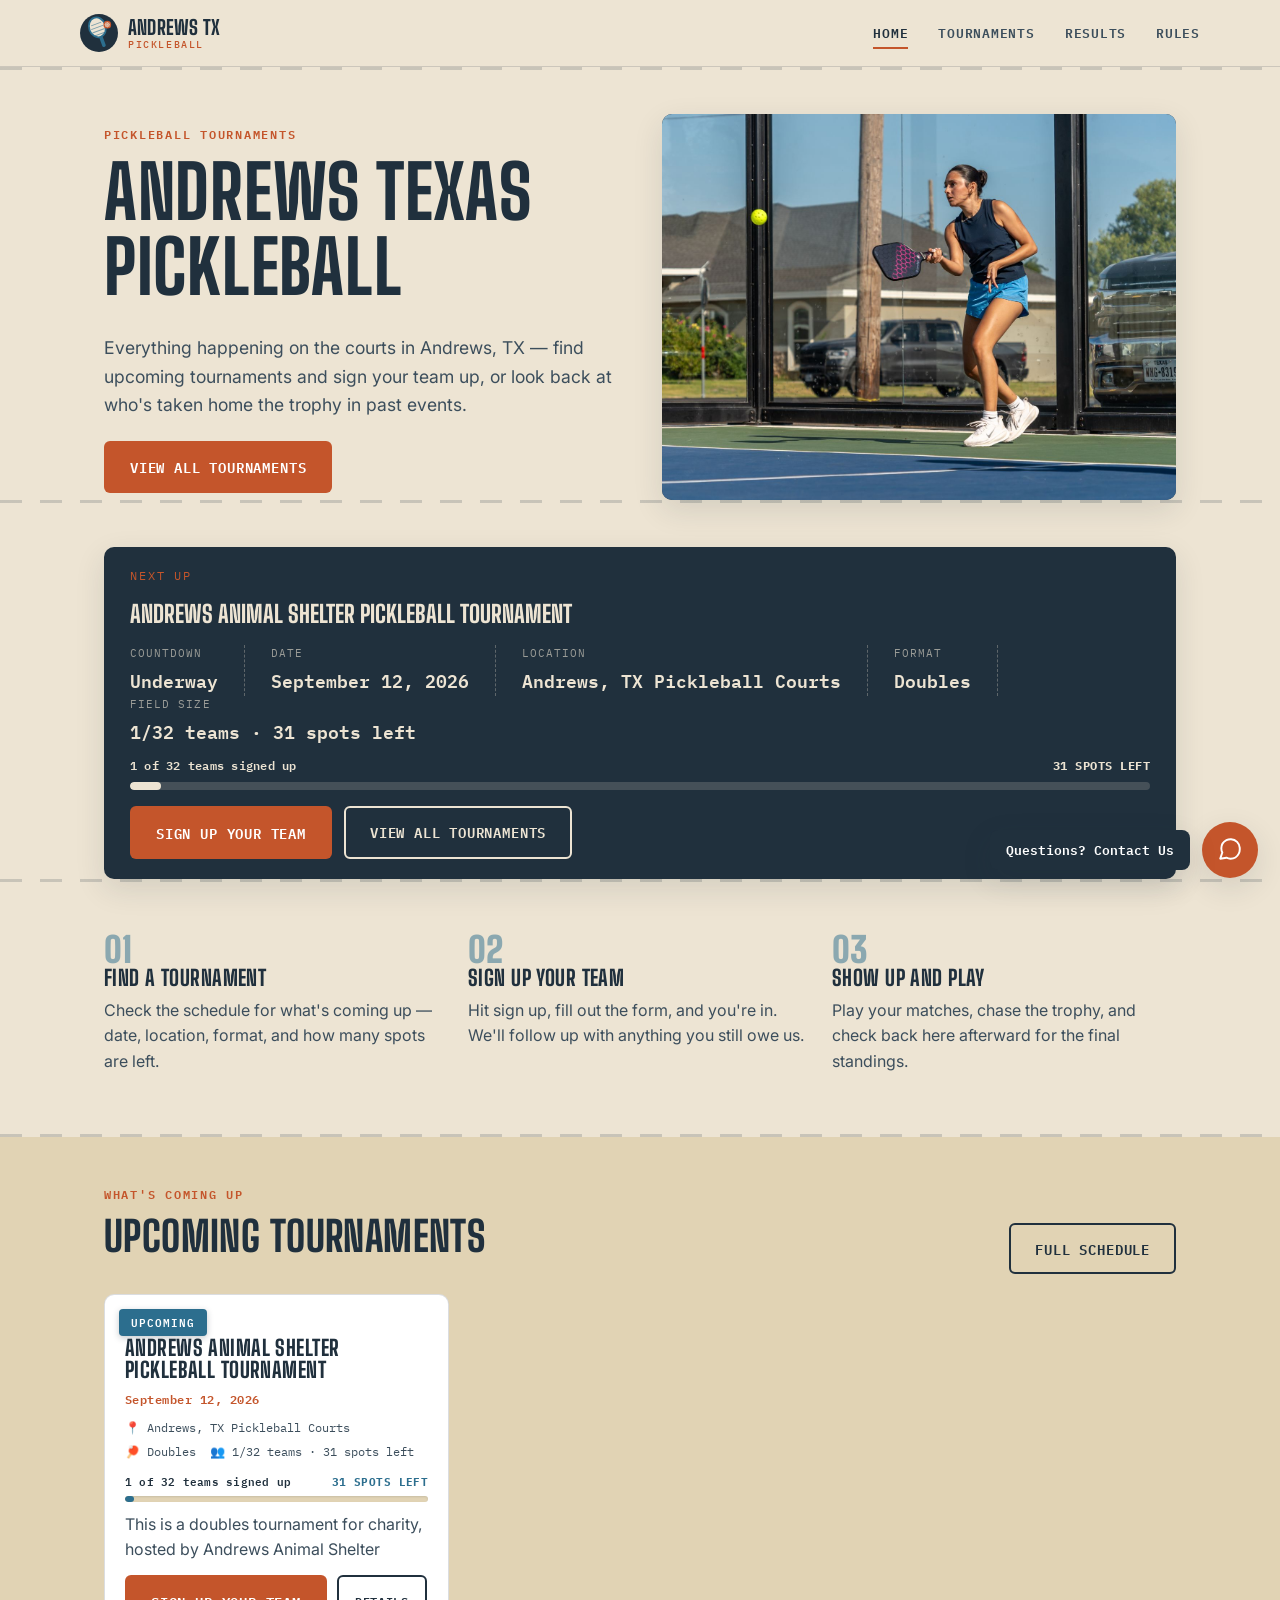
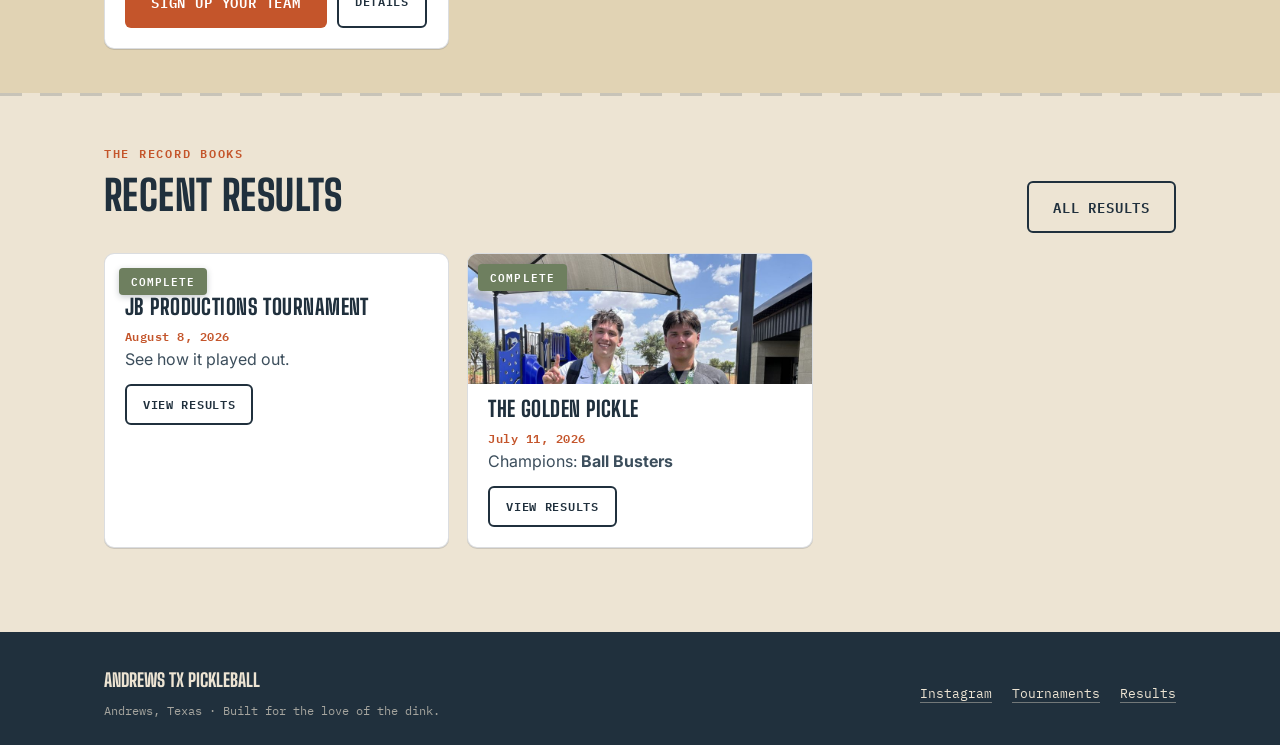
<file: index.html>
<!DOCTYPE html>
<html lang="en">
<head>
<meta charset="UTF-8">
<meta name="viewport" content="width=device-width, initial-scale=1.0">
<title>Andrews TX Pickleball — Tournament Hub</title>
<meta name="description" content="The home for pickleball tournaments in Andrews, Texas. See what's coming up, sign your team up, and browse results from past tournaments.">
<link rel="icon" href="assets/img/logo.svg" type="image/svg+xml">
<link rel="stylesheet" href="assets/css/style.css">
</head>
<body data-page="home">

<header class="site-header">
  <div class="wrap nav">
    <a class="brand" href="index.html">
      <img src="assets/img/logo.svg" alt="">
      <span class="brand-text">Andrews TX<small>Pickleball</small></span>
    </a>
    <button class="nav-toggle" aria-label="Toggle menu" aria-expanded="false"><span></span></button>
    <ul class="nav-links">
      <li><a href="index.html" aria-current="page">Home</a></li>
      <li><a href="tournaments.html">Tournaments</a></li>
      <li><a href="results.html">Results</a></li>
      <li><a href="rules.html">Rules</a></li>
    </ul>
  </div>
</header>

<div class="court-divider"></div>

<section class="hero">
  <div class="wrap hero-grid">
    <div class="hero-inner">
      <span class="eyebrow">Pickleball Tournaments</span>
      <h1>Andrews Texas Pickleball</h1>
      <p class="hero-sub">Everything happening on the courts in Andrews, TX — find upcoming tournaments and sign your team up, or look back at who's taken home the trophy in past events.</p>
      <div class="hero-ctas">
        <a class="btn btn-primary" href="tournaments.html">View All Tournaments</a>
      </div>
    </div>

    <div class="hero-photo" id="hero-photo-mount">
      <!-- filled by main.js -->
    </div>
  </div>
</section>

<div class="court-divider"></div>

<section class="section" style="padding-bottom: 0;">
  <div class="wrap">
    <div class="scoreboard" id="scoreboard-mount">
      <!-- filled by main.js -->
    </div>
  </div>
</section>

<div class="court-divider"></div>

<section class="section">
  <div class="wrap">
    <div class="steps">
      <div>
        <div class="step-num">01</div>
        <h3>Find a tournament</h3>
        <p>Check the schedule for what's coming up — date, location, format, and how many spots are left.</p>
      </div>
      <div>
        <div class="step-num">02</div>
        <h3>Sign up your team</h3>
        <p>Hit sign up, fill out the form, and you're in. We'll follow up with anything you still owe us.</p>
      </div>
      <div>
        <div class="step-num">03</div>
        <h3>Show up and play</h3>
        <p>Play your matches, chase the trophy, and check back here afterward for the final standings.</p>
      </div>
    </div>
  </div>
</section>

<div class="court-divider"></div>

<section class="section section-alt">
  <div class="wrap">
    <div class="section-head">
      <div>
        <span class="eyebrow">What's Coming Up</span>
        <h2>Upcoming Tournaments</h2>
      </div>
      <a class="btn btn-outline" href="tournaments.html">Full Schedule</a>
    </div>
    <div class="card-grid" id="upcoming-preview"></div>
    <div class="empty-state" id="upcoming-empty" style="display:none;">
      <strong>Nothing on the calendar yet</strong>
      No tournaments are scheduled right now — follow us on Instagram and we'll post the next one first.
    </div>
  </div>
</section>

<div class="court-divider"></div>

<section class="section">
  <div class="wrap">
    <div class="section-head">
      <div>
        <span class="eyebrow">The Record Books</span>
        <h2>Recent Results</h2>
      </div>
      <a class="btn btn-outline" href="results.html">All Results</a>
    </div>
    <div class="card-grid" id="results-preview"></div>
    <div class="empty-state" id="results-empty" style="display:none;">
      <strong>No tournaments finished yet</strong>
      Once the first one wraps up, the results will show up right here.
    </div>
  </div>
</section>

<footer class="site-footer">
  <div class="wrap footer-inner">
    <div>
      <div class="footer-brand">Andrews TX Pickleball</div>
      <div class="footer-meta">Andrews, Texas · Built for the love of the dink.</div>
    </div>
    <ul class="footer-links">
      <li><a href="https://www.instagram.com/andrewstxpickleball/" target="_blank" rel="noopener">Instagram</a></li>
      <li><a href="tournaments.html">Tournaments</a></li>
      <li><a href="results.html">Results</a></li>
    </ul>
  </div>
</footer>

<a class="contact-fab" href="https://www.instagram.com/andrewstxpickleball/" target="_blank" rel="noopener" aria-label="Questions? Contact us on Instagram">
  <span class="contact-fab-bubble">Questions? Contact Us</span>
  <span class="contact-fab-circle">
    <svg viewBox="0 0 24 24" fill="none" xmlns="http://www.w3.org/2000/svg" aria-hidden="true">
      <path d="M21 11.5a8.38 8.38 0 0 1-.9 3.8 8.5 8.5 0 0 1-7.6 4.7 8.38 8.38 0 0 1-3.8-.9L3 20l1.9-5.7a8.38 8.38 0 0 1-.9-3.8 8.5 8.5 0 0 1 4.7-7.6 8.38 8.38 0 0 1 3.8-.9h.5a8.48 8.48 0 0 1 8 8v.5z" stroke="currentColor" stroke-width="1.8" stroke-linecap="round" stroke-linejoin="round"/>
    </svg>
  </span>
</a>

<script src="assets/js/data.js"></script>
<script src="assets/js/main.js"></script>
</body>
</html>
</file>
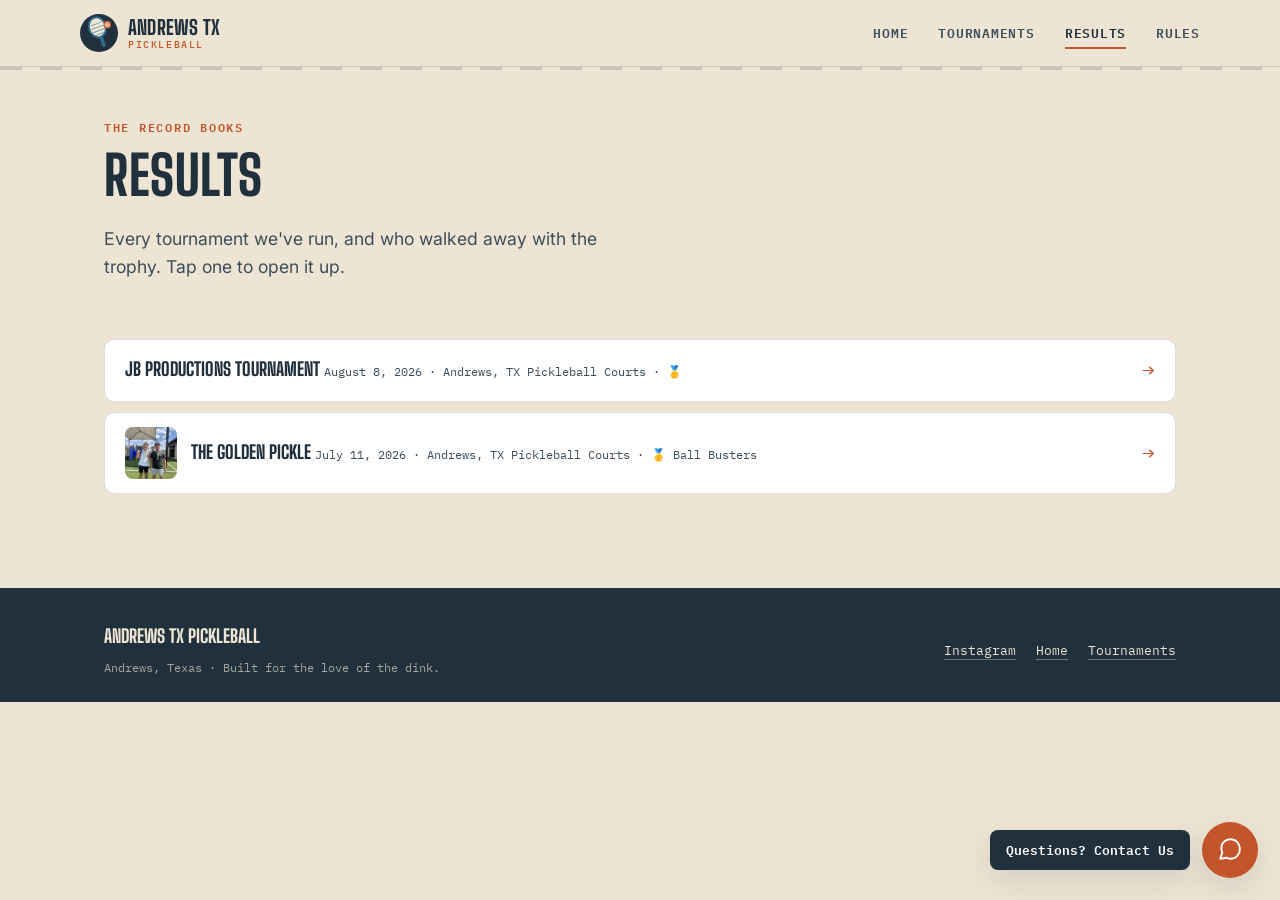
<file: results.html>
<!DOCTYPE html>
<html lang="en">
<head>
<meta charset="UTF-8">
<meta name="viewport" content="width=device-width, initial-scale=1.0">
<title>Results — Andrews TX Pickleball</title>
<meta name="description" content="Results and champions from past Andrews, Texas pickleball tournaments.">
<link rel="icon" href="assets/img/logo.svg" type="image/svg+xml">
<link rel="stylesheet" href="assets/css/style.css">
</head>
<body data-page="results">

<header class="site-header">
  <div class="wrap nav">
    <a class="brand" href="index.html">
      <img src="assets/img/logo.svg" alt="">
      <span class="brand-text">Andrews TX<small>Pickleball</small></span>
    </a>
    <button class="nav-toggle" aria-label="Toggle menu" aria-expanded="false"><span></span></button>
    <ul class="nav-links">
      <li><a href="index.html">Home</a></li>
      <li><a href="tournaments.html">Tournaments</a></li>
      <li><a href="results.html" aria-current="page">Results</a></li>
      <li><a href="rules.html">Rules</a></li>
    </ul>
  </div>
</header>

<div class="court-divider"></div>

<section class="hero" style="padding-bottom:20px;">
  <div class="wrap">
    <span class="eyebrow">The Record Books</span>
    <h1 style="font-size:clamp(2.2rem,5vw,3.4rem);">Results</h1>
    <p class="hero-sub">Every tournament we've run, and who walked away with the trophy. Tap one to open it up.</p>
  </div>
</section>

<section class="section" style="padding-top:20px;">
  <div class="wrap">
    <div id="results-list"></div>
    <div class="empty-state" id="results-empty" style="display:none;">
      <strong>No results yet</strong>
      Nobody has finished a tournament yet — once one wraps up, the standings will show up here.
    </div>
  </div>
</section>

<footer class="site-footer">
  <div class="wrap footer-inner">
    <div>
      <div class="footer-brand">Andrews TX Pickleball</div>
      <div class="footer-meta">Andrews, Texas · Built for the love of the dink.</div>
    </div>
    <ul class="footer-links">
      <li><a href="https://www.instagram.com/andrewstxpickleball/" target="_blank" rel="noopener">Instagram</a></li>
      <li><a href="index.html">Home</a></li>
      <li><a href="tournaments.html">Tournaments</a></li>
    </ul>
  </div>
</footer>

<a class="contact-fab" href="https://www.instagram.com/andrewstxpickleball/" target="_blank" rel="noopener" aria-label="Questions? Contact us on Instagram">
  <span class="contact-fab-bubble">Questions? Contact Us</span>
  <span class="contact-fab-circle">
    <svg viewBox="0 0 24 24" fill="none" xmlns="http://www.w3.org/2000/svg" aria-hidden="true">
      <path d="M21 11.5a8.38 8.38 0 0 1-.9 3.8 8.5 8.5 0 0 1-7.6 4.7 8.38 8.38 0 0 1-3.8-.9L3 20l1.9-5.7a8.38 8.38 0 0 1-.9-3.8 8.5 8.5 0 0 1 4.7-7.6 8.38 8.38 0 0 1 3.8-.9h.5a8.48 8.48 0 0 1 8 8v.5z" stroke="currentColor" stroke-width="1.8" stroke-linecap="round" stroke-linejoin="round"/>
    </svg>
  </span>
</a>

<script src="assets/js/data.js"></script>
<script src="assets/js/main.js"></script>
</body>
</html>
</file>
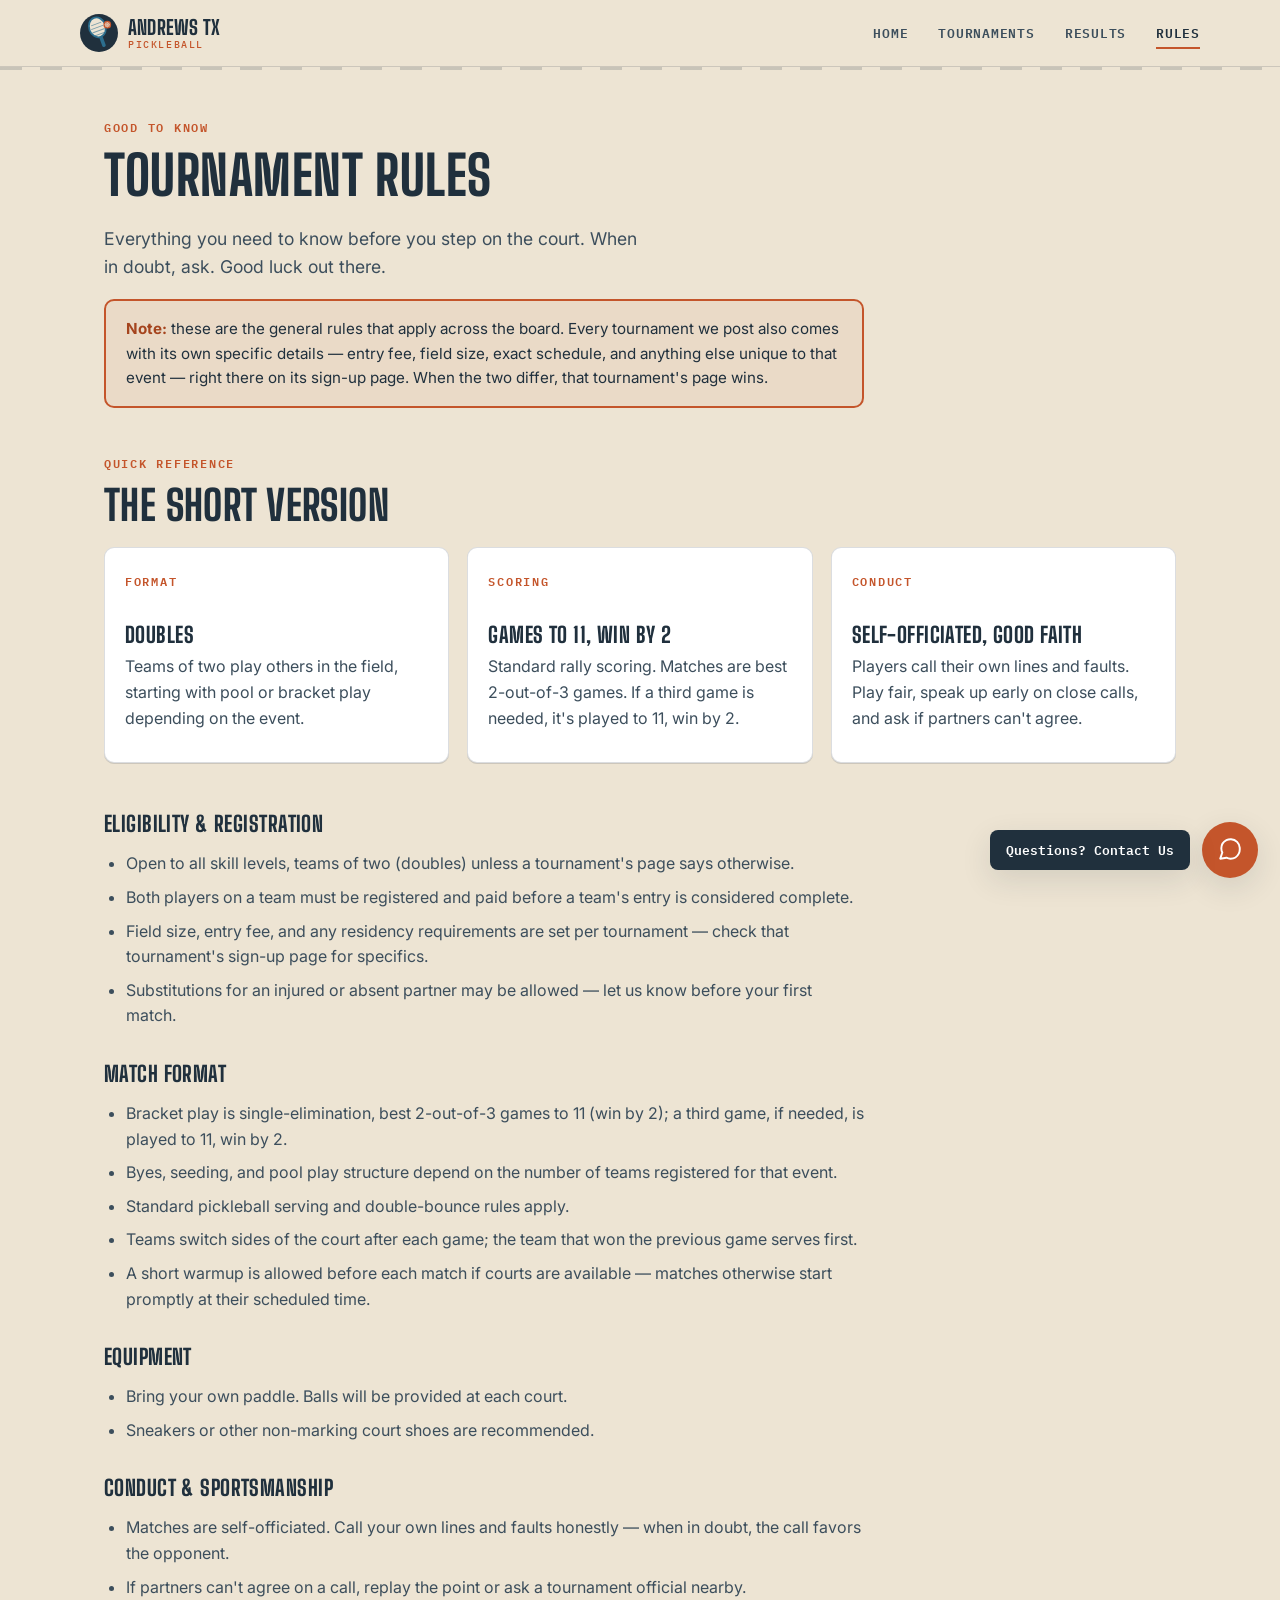
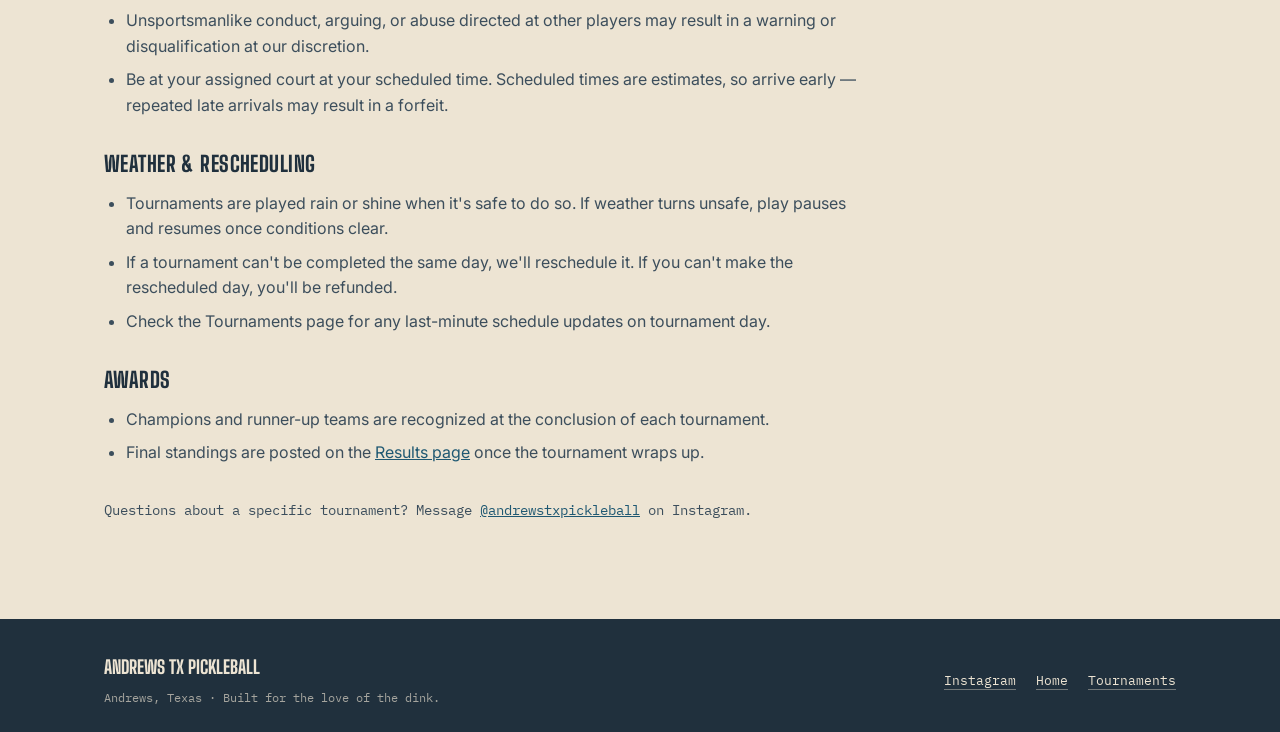
<file: rules.html>
<!DOCTYPE html>
<html lang="en">
<head>
<meta charset="UTF-8">
<meta name="viewport" content="width=device-width, initial-scale=1.0">
<title>Rules — Andrews TX Pickleball</title>
<meta name="description" content="General rules and format for Andrews, Texas pickleball tournaments.">
<link rel="icon" href="assets/img/logo.svg" type="image/svg+xml">
<link rel="stylesheet" href="assets/css/style.css">
</head>
<body data-page="rules">

<header class="site-header">
  <div class="wrap nav">
    <a class="brand" href="index.html">
      <img src="assets/img/logo.svg" alt="">
      <span class="brand-text">Andrews TX<small>Pickleball</small></span>
    </a>
    <button class="nav-toggle" aria-label="Toggle menu" aria-expanded="false"><span></span></button>
    <ul class="nav-links">
      <li><a href="index.html">Home</a></li>
      <li><a href="tournaments.html">Tournaments</a></li>
      <li><a href="results.html">Results</a></li>
      <li><a href="rules.html" aria-current="page">Rules</a></li>
    </ul>
  </div>
</header>

<div class="court-divider"></div>

<section class="hero" style="padding-bottom:0;">
  <div class="wrap">
    <span class="eyebrow">Good To Know</span>
    <h1 style="font-size:clamp(2.2rem,5vw,3.4rem);">Tournament Rules</h1>
    <p class="hero-sub">Everything you need to know before you step on the court. When in doubt, ask. Good luck out there.</p>

    <div class="callout">
      <p><strong>Note:</strong> these are the general rules that apply across the board. Every tournament we post also comes with its own specific details — entry fee, field size, exact schedule, and anything else unique to that event — right there on its sign-up page. When the two differ, that tournament's page wins.</p>
    </div>
  </div>
</section>

<section class="section" style="padding-top:10px;">
  <div class="wrap">

    <span class="eyebrow">Quick Reference</span>
    <h2 style="margin-bottom:20px;">The Short Version</h2>
    <div class="card-grid" style="margin-bottom:50px;">
      <div class="card">
        <span class="eyebrow">Format</span>
        <h3>Doubles</h3>
        <p>Teams of two play others in the field, starting with pool or bracket play depending on the event.</p>
      </div>
      <div class="card">
        <span class="eyebrow">Scoring</span>
        <h3>Games to 11, Win by 2</h3>
        <p>Standard rally scoring. Matches are best 2-out-of-3 games. If a third game is needed, it's played to 11, win by 2.</p>
      </div>
      <div class="card">
        <span class="eyebrow">Conduct</span>
        <h3>Self-Officiated, Good Faith</h3>
        <p>Players call their own lines and faults. Play fair, speak up early on close calls, and ask if partners can't agree.</p>
      </div>
    </div>

    <div class="rules-block">
      <h3>Eligibility &amp; Registration</h3>
      <ul>
        <li>Open to all skill levels, teams of two (doubles) unless a tournament's page says otherwise.</li>
        <li>Both players on a team must be registered and paid before a team's entry is considered complete.</li>
        <li>Field size, entry fee, and any residency requirements are set per tournament — check that tournament's sign-up page for specifics.</li>
        <li>Substitutions for an injured or absent partner may be allowed — let us know before your first match.</li>
      </ul>
    </div>

    <div class="rules-block">
      <h3>Match Format</h3>
      <ul>
        <li>Bracket play is single-elimination, best 2-out-of-3 games to 11 (win by 2); a third game, if needed, is played to 11, win by 2.</li>
        <li>Byes, seeding, and pool play structure depend on the number of teams registered for that event.</li>
        <li>Standard pickleball serving and double-bounce rules apply.</li>
        <li>Teams switch sides of the court after each game; the team that won the previous game serves first.</li>
        <li>A short warmup is allowed before each match if courts are available — matches otherwise start promptly at their scheduled time.</li>
      </ul>
    </div>

    <div class="rules-block">
      <h3>Equipment</h3>
      <ul>
        <li>Bring your own paddle. Balls will be provided at each court.</li>
        <li>Sneakers or other non-marking court shoes are recommended.</li>
      </ul>
    </div>

    <div class="rules-block">
      <h3>Conduct &amp; Sportsmanship</h3>
      <ul>
        <li>Matches are self-officiated. Call your own lines and faults honestly — when in doubt, the call favors the opponent.</li>
        <li>If partners can't agree on a call, replay the point or ask a tournament official nearby.</li>
        <li>Unsportsmanlike conduct, arguing, or abuse directed at other players may result in a warning or disqualification at our discretion.</li>
        <li>Be at your assigned court at your scheduled time. Scheduled times are estimates, so arrive early — repeated late arrivals may result in a forfeit.</li>
      </ul>
    </div>

    <div class="rules-block">
      <h3>Weather &amp; Rescheduling</h3>
      <ul>
        <li>Tournaments are played rain or shine when it's safe to do so. If weather turns unsafe, play pauses and resumes once conditions clear.</li>
        <li>If a tournament can't be completed the same day, we'll reschedule it. If you can't make the rescheduled day, you'll be refunded.</li>
        <li>Check the Tournaments page for any last-minute schedule updates on tournament day.</li>
      </ul>
    </div>

    <div class="rules-block">
      <h3>Awards</h3>
      <ul>
        <li>Champions and runner-up teams are recognized at the conclusion of each tournament.</li>
        <li>Final standings are posted on the <a href="results.html">Results page</a> once the tournament wraps up.</li>
      </ul>
    </div>

    <p style="font-family: var(--font-mono); font-size: 0.85rem; color: var(--ink-soft);">
      Questions about a specific tournament? Message <a href="https://www.instagram.com/andrewstxpickleball/" target="_blank" rel="noopener">@andrewstxpickleball</a> on Instagram.
    </p>
  </div>
</section>

<footer class="site-footer">
  <div class="wrap footer-inner">
    <div>
      <div class="footer-brand">Andrews TX Pickleball</div>
      <div class="footer-meta">Andrews, Texas · Built for the love of the dink.</div>
    </div>
    <ul class="footer-links">
      <li><a href="https://www.instagram.com/andrewstxpickleball/" target="_blank" rel="noopener">Instagram</a></li>
      <li><a href="index.html">Home</a></li>
      <li><a href="tournaments.html">Tournaments</a></li>
    </ul>
  </div>
</footer>

<a class="contact-fab" href="https://www.instagram.com/andrewstxpickleball/" target="_blank" rel="noopener" aria-label="Questions? Contact us on Instagram">
  <span class="contact-fab-bubble">Questions? Contact Us</span>
  <span class="contact-fab-circle">
    <svg viewBox="0 0 24 24" fill="none" xmlns="http://www.w3.org/2000/svg" aria-hidden="true">
      <path d="M21 11.5a8.38 8.38 0 0 1-.9 3.8 8.5 8.5 0 0 1-7.6 4.7 8.38 8.38 0 0 1-3.8-.9L3 20l1.9-5.7a8.38 8.38 0 0 1-.9-3.8 8.5 8.5 0 0 1 4.7-7.6 8.38 8.38 0 0 1 3.8-.9h.5a8.48 8.48 0 0 1 8 8v.5z" stroke="currentColor" stroke-width="1.8" stroke-linecap="round" stroke-linejoin="round"/>
    </svg>
  </span>
</a>

<script src="assets/js/data.js"></script>
<script src="assets/js/main.js"></script>
</body>
</html>
</file>
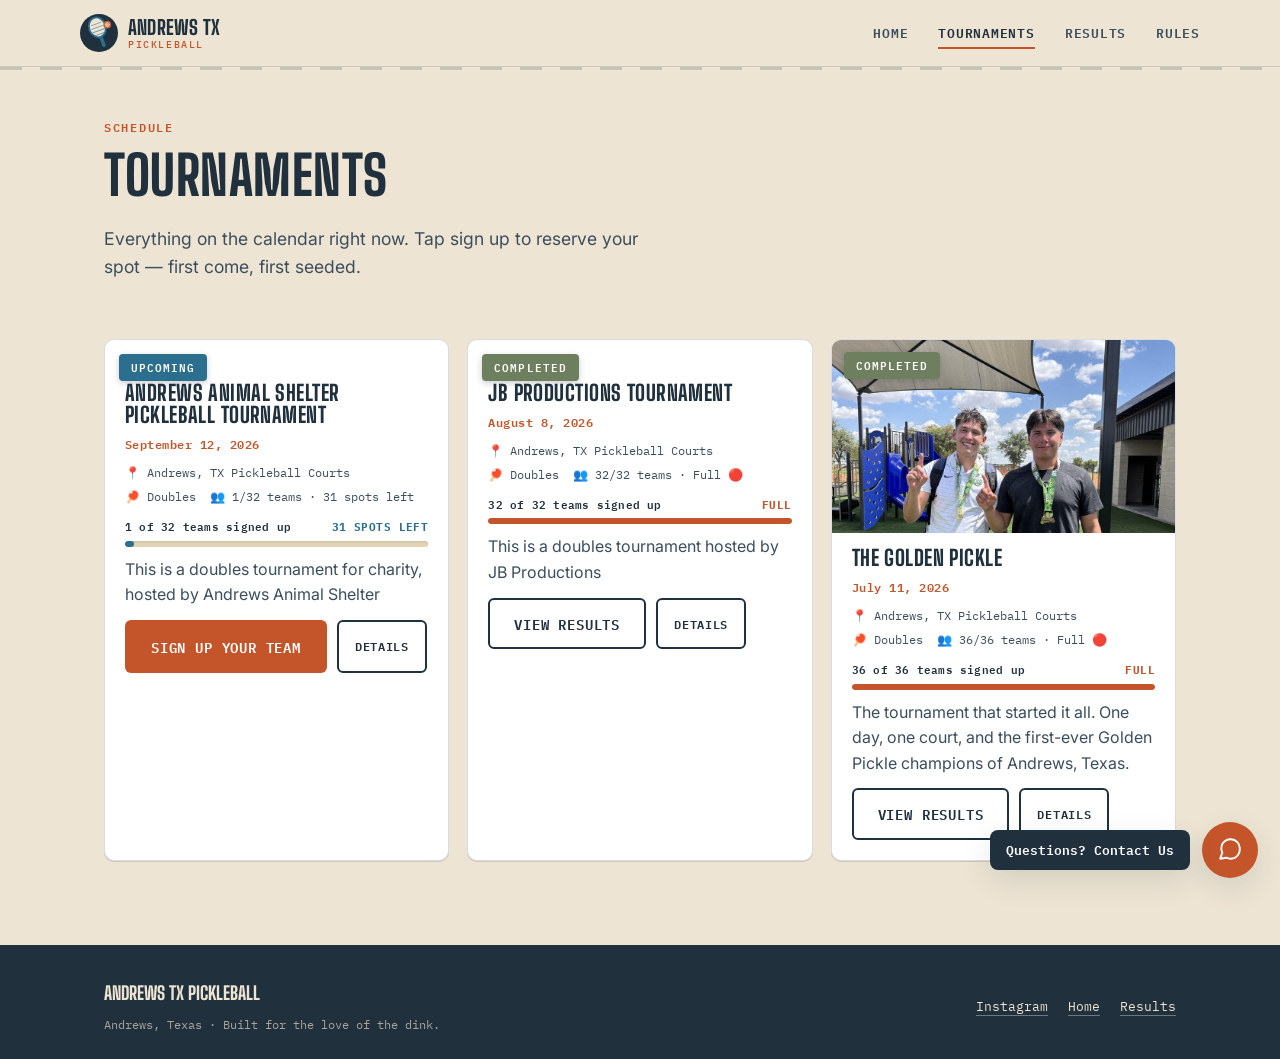
<file: tournaments.html>
<!DOCTYPE html>
<html lang="en">
<head>
<meta charset="UTF-8">
<meta name="viewport" content="width=device-width, initial-scale=1.0">
<title>Tournaments — Andrews TX Pickleball</title>
<meta name="description" content="Upcoming pickleball tournaments in Andrews, Texas. Check dates, formats, and sign your team up.">
<link rel="icon" href="assets/img/logo.svg" type="image/svg+xml">
<link rel="stylesheet" href="assets/css/style.css">
</head>
<body data-page="tournaments">

<header class="site-header">
  <div class="wrap nav">
    <a class="brand" href="index.html">
      <img src="assets/img/logo.svg" alt="">
      <span class="brand-text">Andrews TX<small>Pickleball</small></span>
    </a>
    <button class="nav-toggle" aria-label="Toggle menu" aria-expanded="false"><span></span></button>
    <ul class="nav-links">
      <li><a href="index.html">Home</a></li>
      <li><a href="tournaments.html" aria-current="page">Tournaments</a></li>
      <li><a href="results.html">Results</a></li>
      <li><a href="rules.html">Rules</a></li>
    </ul>
  </div>
</header>

<div class="court-divider"></div>

<section class="hero" style="padding-bottom:20px;">
  <div class="wrap">
    <span class="eyebrow">Schedule</span>
    <h1 style="font-size:clamp(2.2rem,5vw,3.4rem);">Tournaments</h1>
    <p class="hero-sub">Everything on the calendar right now. Tap sign up to reserve your spot — first come, first seeded.</p>
  </div>
</section>

<section class="section" style="padding-top:20px;">
  <div class="wrap">
    <div class="card-grid" id="tournaments-list"></div>
    <div class="empty-state" id="tournaments-empty" style="display:none;">
      <strong>No tournaments scheduled right now</strong>
      Check back soon, or follow Andrews TX Pickleball on Instagram — new dates get posted there first.
    </div>
  </div>
</section>

<footer class="site-footer">
  <div class="wrap footer-inner">
    <div>
      <div class="footer-brand">Andrews TX Pickleball</div>
      <div class="footer-meta">Andrews, Texas · Built for the love of the dink.</div>
    </div>
    <ul class="footer-links">
      <li><a href="https://www.instagram.com/andrewstxpickleball/" target="_blank" rel="noopener">Instagram</a></li>
      <li><a href="index.html">Home</a></li>
      <li><a href="results.html">Results</a></li>
    </ul>
  </div>
</footer>

<a class="contact-fab" href="https://www.instagram.com/andrewstxpickleball/" target="_blank" rel="noopener" aria-label="Questions? Contact us on Instagram">
  <span class="contact-fab-bubble">Questions? Contact Us</span>
  <span class="contact-fab-circle">
    <svg viewBox="0 0 24 24" fill="none" xmlns="http://www.w3.org/2000/svg" aria-hidden="true">
      <path d="M21 11.5a8.38 8.38 0 0 1-.9 3.8 8.5 8.5 0 0 1-7.6 4.7 8.38 8.38 0 0 1-3.8-.9L3 20l1.9-5.7a8.38 8.38 0 0 1-.9-3.8 8.5 8.5 0 0 1 4.7-7.6 8.38 8.38 0 0 1 3.8-.9h.5a8.48 8.48 0 0 1 8 8v.5z" stroke="currentColor" stroke-width="1.8" stroke-linecap="round" stroke-linejoin="round"/>
    </svg>
  </span>
</a>

<script src="assets/js/data.js"></script>
<script src="assets/js/main.js"></script>
</body>
</html>
</file>
<file: assets/css/style.css>
/* ============================================================
   ANDREWS TX PICKLEBALL — STYLESHEET
   ============================================================ */

@import url('https://fonts.googleapis.com/css2?family=Big+Shoulders+Display:wght@600;700;800;900&family=Inter:wght@400;500;600;700&family=IBM+Plex+Mono:wght@400;500;600&display=swap');

:root {
  --sand: #EDE4D3;
  --sand-dark: #E1D3B4;
  --ink: #20303D;
  --ink-soft: #3C4E5C;
  --court: #2C6E8E;
  --court-dark: #1F5872;
  --rust: #C4552B;
  --rust-dark: #A5441E;
  --sage: #6E7F5F;
  --white: #FFFFFF;
  --line: rgba(32, 48, 61, 0.16);
  --shadow: 0 10px 30px rgba(32, 48, 61, 0.12);

  --font-display: 'Big Shoulders Display', sans-serif;
  --font-body: 'Inter', sans-serif;
  --font-mono: 'IBM Plex Mono', monospace;

  --radius: 10px;
  --wrap: 1120px;
}

* { box-sizing: border-box; }

html { scroll-behavior: smooth; }

@media (prefers-reduced-motion: reduce) {
  html { scroll-behavior: auto; }
  * { animation-duration: 0.001ms !important; animation-iteration-count: 1 !important; transition-duration: 0.001ms !important; }
}

body {
  margin: 0;
  background: var(--sand);
  color: var(--ink);
  font-family: var(--font-body);
  line-height: 1.6;
  -webkit-font-smoothing: antialiased;
}

img { max-width: 100%; display: block; }

a { color: var(--court-dark); }

.wrap {
  max-width: var(--wrap);
  margin: 0 auto;
  padding: 0 24px;
}

h1, h2, h3, h4 {
  font-family: var(--font-display);
  font-weight: 800;
  text-transform: uppercase;
  letter-spacing: 0.01em;
  line-height: 1.02;
  margin: 0 0 0.4em;
  color: var(--ink);
}

h1 { font-size: clamp(2.6rem, 6vw, 4.6rem); }
h2 { font-size: clamp(1.8rem, 4vw, 2.6rem); }
h3 { font-size: 1.35rem; letter-spacing: 0.02em; }

p { margin: 0 0 1em; color: var(--ink-soft); }

.eyebrow {
  font-family: var(--font-mono);
  text-transform: uppercase;
  letter-spacing: 0.14em;
  font-size: 0.78rem;
  font-weight: 600;
  color: var(--rust);
  display: inline-block;
  margin-bottom: 10px;
}

/* ---------- buttons ---------- */
.btn {
  display: inline-flex;
  align-items: center;
  gap: 8px;
  font-family: var(--font-mono);
  font-weight: 600;
  text-transform: uppercase;
  letter-spacing: 0.06em;
  font-size: 0.85rem;
  padding: 13px 24px;
  border-radius: 6px;
  text-decoration: none;
  border: 2px solid transparent;
  cursor: pointer;
  transition: transform 0.15s ease, box-shadow 0.15s ease, background 0.15s ease;
}
.btn:focus-visible { outline: 3px solid var(--court); outline-offset: 3px; }
.btn-primary { background: var(--rust); color: var(--white); }
.btn-primary:hover { background: var(--rust-dark); transform: translateY(-2px); box-shadow: var(--shadow); }
.btn-outline { background: transparent; border-color: var(--ink); color: var(--ink); }
.btn-outline:hover { background: var(--ink); color: var(--sand); transform: translateY(-2px); }
.btn-outline.on-dark { border-color: var(--sand); color: var(--sand); }
.btn-outline.on-dark:hover { background: var(--sand); color: var(--ink); }
.btn-disabled {
  background: transparent;
  border: 2px dashed var(--line);
  color: var(--ink-soft);
  cursor: not-allowed;
}
.btn-small { padding: 9px 16px; font-size: 0.72rem; }

/* ---------- nav ---------- */
.site-header {
  position: sticky;
  top: 0;
  z-index: 50;
  background: var(--sand);
  border-bottom: 1px solid var(--line);
}
.nav {
  display: flex;
  align-items: center;
  justify-content: space-between;
  padding: 14px 0;
}
.brand {
  display: flex;
  align-items: center;
  gap: 10px;
  text-decoration: none;
  color: var(--ink);
}
.brand img { width: 38px; height: 38px; }
.brand-text {
  font-family: var(--font-display);
  font-weight: 800;
  text-transform: uppercase;
  font-size: 1.25rem;
  letter-spacing: 0.01em;
  line-height: 1;
}
.brand-text small {
  display: block;
  font-family: var(--font-mono);
  font-weight: 500;
  font-size: 0.62rem;
  letter-spacing: 0.16em;
  color: var(--rust);
  text-transform: uppercase;
  margin-top: 3px;
}
.nav-links {
  display: flex;
  gap: 30px;
  list-style: none;
  margin: 0;
  padding: 0;
}
.nav-links a {
  font-family: var(--font-mono);
  text-transform: uppercase;
  font-size: 0.8rem;
  font-weight: 600;
  letter-spacing: 0.06em;
  text-decoration: none;
  color: var(--ink-soft);
  padding-bottom: 3px;
  border-bottom: 2px solid transparent;
}
.nav-links a:hover, .nav-links a[aria-current="page"] {
  color: var(--ink);
  border-bottom-color: var(--rust);
}
.nav-toggle {
  display: none;
  background: none;
  border: 2px solid var(--ink);
  border-radius: 6px;
  width: 42px;
  height: 38px;
  cursor: pointer;
}
.nav-toggle span, .nav-toggle::before, .nav-toggle::after {
  content: "";
  display: block;
  width: 20px;
  height: 2px;
  background: var(--ink);
  margin: 4px auto;
}

@media (max-width: 780px) {
  .nav-toggle { display: block; }
  .nav-links {
    position: absolute;
    top: 100%;
    left: 0;
    right: 0;
    background: var(--sand);
    border-bottom: 1px solid var(--line);
    flex-direction: column;
    gap: 0;
    max-height: 0;
    overflow: hidden;
    transition: max-height 0.25s ease;
  }
  .nav-links.open { max-height: 320px; }
  .nav-links li { width: 100%; }
  .nav-links a { display: block; padding: 16px 24px; border-bottom: 1px solid var(--line); }
}

/* ---------- court divider ---------- */
.court-divider {
  height: 3px;
  background-image: repeating-linear-gradient(90deg, var(--ink) 0 22px, transparent 22px 40px);
  opacity: 0.18;
  margin: 0;
}
.court-divider.light {
  background-image: repeating-linear-gradient(90deg, var(--sand) 0 22px, transparent 22px 40px);
  opacity: 0.35;
}

/* ---------- hero ---------- */
.hero {
  padding: 44px 0 0;
}
.hero-grid {
  display: grid;
  grid-template-columns: 1fr 1fr;
  gap: 44px;
  align-items: center;
}
.hero-inner { max-width: 560px; }
.hero-sub { font-size: 1.1rem; max-width: 540px; }
.hero-ctas { display: flex; flex-wrap: wrap; gap: 14px; margin-top: 22px; }

.hero-photo {
  position: relative;
  border-radius: var(--radius);
  overflow: hidden;
  aspect-ratio: 4 / 3;
  box-shadow: var(--shadow);
  background: var(--ink);
}
.hero-photo-slide {
  position: absolute;
  inset: 0;
  opacity: 0;
  transition: opacity 1.1s ease;
}
.hero-photo-slide.active { opacity: 1; }
.hero-photo-slide img { width: 100%; height: 100%; object-fit: cover; }

@media (max-width: 860px) {
  .hero-grid { grid-template-columns: 1fr; gap: 26px; }
  .hero-inner { max-width: none; }
  .hero-photo { aspect-ratio: 16 / 10; }
}

/* ---------- scoreboard ---------- */
.scoreboard {
  background: var(--ink);
  color: var(--sand);
  border-radius: var(--radius);
  padding: 20px 26px;
  margin-top: 0;
  box-shadow: var(--shadow);
}
.scoreboard-label {
  font-family: var(--font-mono);
  font-size: 0.72rem;
  letter-spacing: 0.16em;
  text-transform: uppercase;
  color: var(--rust);
  margin-bottom: 10px;
  display: block;
}
.scoreboard-name {
  font-family: var(--font-display);
  font-weight: 800;
  text-transform: uppercase;
  font-size: 1.5rem;
  margin-bottom: 12px;
}
.scoreboard-stats {
  display: flex;
  flex-wrap: wrap;
  gap: 0;
}
.stat {
  font-family: var(--font-mono);
  padding: 0 26px 0 0;
  margin-right: 26px;
  border-right: 1px dashed rgba(237, 228, 211, 0.3);
}
.stat:last-child { border-right: none; }
.stat-value { font-size: 1.1rem; font-weight: 600; }
.stat-key {
  display: block;
  font-size: 0.66rem;
  letter-spacing: 0.1em;
  text-transform: uppercase;
  color: rgba(237, 228, 211, 0.6);
  margin-bottom: 4px;
}
.scoreboard-cta { margin-top: 16px; display: flex; gap: 12px; flex-wrap: wrap; }
.scoreboard-empty { font-family: var(--font-mono); color: rgba(237,228,211,0.75); font-size: 0.92rem; }

@media (max-width: 600px) {
  .stat { border-right: none; margin-right: 0; padding-right: 0; margin-bottom: 14px; width: 50%; }
  .scoreboard-stats { flex-wrap: wrap; }
}

/* ---------- spots-left progress bar ---------- */
.spots-bar-wrap { margin: 10px 0; }
.spots-bar-label {
  display: flex;
  justify-content: space-between;
  align-items: baseline;
  gap: 10px;
  font-family: var(--font-mono);
  font-size: 0.76rem;
  letter-spacing: 0.02em;
  color: var(--ink-soft);
  margin-bottom: 6px;
}
.spots-bar-label .spots-bar-tally { font-weight: 600; color: var(--ink); }
.spots-bar-label .spots-bar-left { font-weight: 700; text-transform: uppercase; letter-spacing: 0.04em; color: var(--court); }
.spots-bar-track {
  height: 8px;
  width: 100%;
  background: var(--sand-dark);
  border-radius: 999px;
  overflow: hidden;
  box-shadow: inset 0 1px 2px rgba(32, 48, 61, 0.12);
}
.spots-bar-fill {
  height: 100%;
  border-radius: inherit;
  background: var(--court);
  transition: width 0.5s ease;
}
.spots-bar-wrap.low .spots-bar-label .spots-bar-left { color: var(--rust); }
.spots-bar-wrap.low .spots-bar-fill { background: var(--rust); }
.spots-bar-wrap.full .spots-bar-label .spots-bar-left { color: var(--rust); }
.spots-bar-wrap.full .spots-bar-fill { background: var(--rust); }

/* small: used inside tournament cards */
.spots-bar-wrap.sm .spots-bar-track { height: 6px; }
.spots-bar-wrap.sm .spots-bar-label { font-size: 0.7rem; margin-bottom: 4px; }

/* large: used in the modal pop-up, right under the sign-up button */
.spots-bar-wrap.lg .spots-bar-track { height: 14px; }
.spots-bar-wrap.lg .spots-bar-label { font-size: 0.86rem; margin-bottom: 8px; }
.spots-bar-wrap.lg .spots-bar-label .spots-bar-tally { font-size: 0.95rem; }
.spots-bar-wrap.lg .spots-bar-label .spots-bar-left { font-size: 0.8rem; }

/* on-dark: used on the homepage scoreboard (dark background) */
.spots-bar-wrap.on-dark .spots-bar-label { color: rgba(237, 228, 211, 0.75); }
.spots-bar-wrap.on-dark .spots-bar-label .spots-bar-tally { color: var(--sand); }
.spots-bar-wrap.on-dark .spots-bar-label .spots-bar-left { color: var(--sand); }
.spots-bar-wrap.on-dark .spots-bar-track { background: rgba(237, 228, 211, 0.18); box-shadow: none; }
.spots-bar-wrap.on-dark .spots-bar-fill { background: var(--sand); }
.spots-bar-wrap.on-dark.low .spots-bar-fill,
.spots-bar-wrap.on-dark.full .spots-bar-fill { background: var(--rust); }
.spots-bar-wrap.on-dark.low .spots-bar-label .spots-bar-left,
.spots-bar-wrap.on-dark.full .spots-bar-label .spots-bar-left { color: var(--rust); }

/* ---------- sections ---------- */
.section { padding: 44px 0; }
.section-head {
  display: flex;
  align-items: flex-end;
  justify-content: space-between;
  gap: 20px;
  flex-wrap: wrap;
  margin-bottom: 20px;
}
.section-alt { background: var(--sand-dark); }

/* ---------- cards grid ---------- */
.card-grid {
  display: grid;
  grid-template-columns: repeat(auto-fill, minmax(280px, 1fr));
  gap: 18px;
}

.card {
  background: var(--white);
  border-radius: var(--radius);
  padding: 20px;
  position: relative;
  box-shadow: 0 1px 0 var(--line);
  border: 1px solid var(--line);
  transition: transform 0.15s ease, box-shadow 0.15s ease;
  overflow: hidden;
  max-width: 460px;
}
.card:hover { transform: translateY(-3px); box-shadow: var(--shadow); }

/* card cover photo — bleeds to the card's edges above the text */
.card-photo {
  position: relative;
  aspect-ratio: 16 / 9;
  margin: -20px -20px 14px;
  overflow: hidden;
  background: var(--sand-dark);
}
.card-photo img { width: 100%; height: 100%; object-fit: cover; object-position: 50% 20%; }
.card-photo .ribbon { position: absolute; top: 12px; left: 12px; }
.card:has(.card-photo) h3 { margin-top: 0; }

/* smaller cover photo variant — used for compact preview cards (e.g. home page) */
.card-photo-sm {
  position: relative;
  height: 130px;
  margin: -20px -20px 14px;
  overflow: hidden;
  background: var(--sand-dark);
}
.card-photo-sm img { width: 100%; height: 100%; object-fit: cover; object-position: 50% 20%; }
.card-photo-sm .ribbon { position: absolute; top: 10px; left: 10px; }
.card:has(.card-photo-sm) h3 { margin-top: 0; }

.js-tournament-card { cursor: pointer; }
.js-tournament-card:focus-visible { outline: 3px solid var(--court); outline-offset: 3px; }

.ribbon {
  position: absolute;
  top: 14px;
  left: 14px;
  font-family: var(--font-mono);
  font-size: 0.66rem;
  font-weight: 600;
  letter-spacing: 0.1em;
  text-transform: uppercase;
  padding: 5px 12px;
  border-radius: 4px;
  color: var(--white);
  box-shadow: 0 2px 6px rgba(32,48,61,0.25);
}
.card > h3 { margin-top: 22px; }
.ribbon-upcoming { background: var(--court); }
.ribbon-closed { background: var(--rust); }
.ribbon-completed { background: var(--sage); }

.card-date {
  font-family: var(--font-mono);
  font-size: 0.78rem;
  color: var(--rust);
  font-weight: 600;
  letter-spacing: 0.04em;
  margin-top: 4px;
}
.card-meta {
  display: flex;
  flex-wrap: wrap;
  gap: 5px 14px;
  font-family: var(--font-mono);
  font-size: 0.76rem;
  color: var(--ink-soft);
  margin: 8px 0 10px;
}
.card p { margin-bottom: 0.7em; }
.card-actions { display: flex; gap: 10px; flex-wrap: wrap; margin-top: 12px; }

.empty-state {
  border: 2px dashed var(--line);
  border-radius: var(--radius);
  padding: 40px 30px;
  text-align: center;
  font-family: var(--font-mono);
  color: var(--ink-soft);
}
.empty-state strong { display: block; color: var(--ink); font-family: var(--font-body); font-size: 1.05rem; margin-bottom: 6px; }

/* ---------- results list (rows that open a pop-up) ---------- */
.result-item {
  background: var(--white);
  border: 1px solid var(--line);
  border-radius: var(--radius);
  margin-bottom: 10px;
  overflow: hidden;
  cursor: pointer;
  transition: transform 0.15s ease, box-shadow 0.15s ease;
}
.result-item:hover { transform: translateY(-2px); box-shadow: var(--shadow); }
.result-item:focus-visible { outline: 3px solid var(--court); outline-offset: -3px; }
.result-trigger {
  width: 100%;
  display: flex;
  align-items: center;
  justify-content: space-between;
  gap: 16px;
  padding: 14px 20px;
  font-family: inherit;
  color: inherit;
}
.result-trigger-left { display: flex; align-items: center; gap: 14px; min-width: 0; }
.result-thumb {
  width: 52px;
  height: 52px;
  border-radius: 8px;
  overflow: hidden;
  flex-shrink: 0;
  background: var(--sand-dark);
}
.result-thumb img { width: 100%; height: 100%; object-fit: cover; object-position: 50% 20%; }
.result-trigger-title { font-family: var(--font-display); font-weight: 800; text-transform: uppercase; font-size: 1.15rem; line-height: 1.1; }
.result-trigger-meta { font-family: var(--font-mono); font-size: 0.76rem; color: var(--ink-soft); margin-top: 3px; }
.chevron { font-family: var(--font-mono); font-size: 1.3rem; flex-shrink: 0; color: var(--rust); }

.podium { display: flex; flex-wrap: wrap; gap: 12px; margin-bottom: 14px; }
.podium-card {
  background: var(--sand);
  border-radius: 8px;
  padding: 14px 16px;
  flex: 1 1 220px;
}
.podium-photo {
  border-radius: 6px;
  overflow: hidden;
  margin-bottom: 10px;
  aspect-ratio: 4 / 3;
}
.podium-photo img { width: 100%; height: 100%; object-fit: cover; object-position: 50% 20%; }
.podium-place {
  font-family: var(--font-mono);
  font-size: 0.68rem;
  letter-spacing: 0.1em;
  text-transform: uppercase;
  color: var(--rust);
  font-weight: 700;
}
.podium-team { font-family: var(--font-display); font-weight: 800; text-transform: uppercase; font-size: 1.2rem; margin: 4px 0 2px; }
.podium-players { font-family: var(--font-mono); font-size: 0.82rem; color: var(--ink-soft); }

table.standings { width: 100%; border-collapse: collapse; font-family: var(--font-mono); font-size: 0.86rem; margin-top: 8px; }
table.standings th, table.standings td { text-align: left; padding: 10px 12px; border-bottom: 1px solid var(--line); }
table.standings th { text-transform: uppercase; letter-spacing: 0.06em; font-size: 0.7rem; color: var(--ink-soft); }

/* ---------- match schedule (inside the tournament pop-up) ---------- */
.modal-schedule { margin-top: 24px; padding-top: 20px; border-top: 1px dashed var(--line); }
.modal-schedule-title { font-family: var(--font-display); font-weight: 800; text-transform: uppercase; font-size: 1.05rem; margin: 0 0 4px; }
.schedule-note { font-family: var(--font-mono); font-size: 0.8rem; color: var(--ink-soft); margin: 0 0 16px; }
.schedule-round { margin-bottom: 16px; }
.schedule-round:last-child { margin-bottom: 0; }
.schedule-round-time {
  font-family: var(--font-mono);
  font-weight: 700;
  font-size: 0.78rem;
  letter-spacing: 0.06em;
  text-transform: uppercase;
  color: var(--white);
  background: var(--court);
  display: inline-block;
  padding: 4px 10px;
  border-radius: 5px;
  margin-bottom: 8px;
}
table.schedule-table { width: 100%; border-collapse: collapse; font-size: 0.9rem; }
table.schedule-table td { padding: 9px 12px; border-bottom: 1px solid var(--line); vertical-align: top; }
table.schedule-table td:first-child {
  font-family: var(--font-mono);
  font-size: 0.72rem;
  font-weight: 700;
  text-transform: uppercase;
  color: var(--ink-soft);
  white-space: nowrap;
  width: 1%;
}
.schedule-vs { font-family: var(--font-mono); font-size: 0.72rem; color: var(--ink-soft); margin: 0 6px; }
.schedule-team-name { color: var(--ink-soft); font-size: 0.88em; }

.modal-byes { margin-top: 20px; padding-top: 16px; border-top: 1px dashed var(--line); }
.modal-byes-title { font-family: var(--font-display); font-weight: 800; text-transform: uppercase; font-size: 0.95rem; margin: 0 0 4px; }
.byes-list { list-style: none; margin: 10px 0 0; padding: 0; display: grid; gap: 6px; }
.byes-list li {
  font-size: 0.9rem;
  padding: 8px 12px;
  background: var(--paper-soft, #f6f4ee);
  border: 1px solid var(--line);
  border-radius: 6px;
}

/* ---------- about / how-it-works ---------- */
.steps { display: grid; grid-template-columns: repeat(auto-fit, minmax(220px, 1fr)); gap: 20px; margin-top: 6px; }
.step-num { font-family: var(--font-display); font-weight: 900; font-size: 2.2rem; color: var(--court); opacity: 0.5; line-height: 1; }

/* ---------- signup embed (used inline and inside the pop-up modal) ---------- */
.embed-wrap {
  margin-top: 18px;
  border: 1px solid var(--line);
  border-radius: var(--radius);
  overflow: hidden;
  background: var(--white);
}
.embed-wrap iframe { display: block; width: 100%; border: none; min-height: 900px; }

/* ---------- pop-up / modal ---------- */
body.modal-open { overflow: hidden; }

.modal-overlay {
  position: fixed;
  inset: 0;
  background: rgba(32, 48, 61, 0.55);
  backdrop-filter: blur(2px);
  display: flex;
  align-items: center;
  justify-content: center;
  padding: 24px;
  z-index: 200;
  opacity: 0;
  transition: opacity 0.25s ease;
}
.modal-overlay.open { opacity: 1; }

.modal-box {
  background: var(--white);
  border-radius: var(--radius);
  max-width: 640px;
  width: 100%;
  max-height: 85vh;
  overflow-y: auto;
  box-shadow: 0 30px 60px rgba(32, 48, 61, 0.35);
  position: relative;
  transform: scale(0.85);
  opacity: 0;
  transition: transform 0.28s cubic-bezier(.2,.9,.3,1.2), opacity 0.22s ease;
}
.modal-overlay.open .modal-box { transform: scale(1); opacity: 1; }

.modal-close {
  position: sticky;
  float: right;
  top: 14px;
  right: 14px;
  margin: 14px 14px -34px 0;
  background: var(--sand);
  border: 1px solid var(--line);
  color: var(--ink);
  width: 34px;
  height: 34px;
  border-radius: 50%;
  font-size: 1.3rem;
  line-height: 1;
  cursor: pointer;
  display: flex;
  align-items: center;
  justify-content: center;
  z-index: 2;
}
.modal-close:hover { background: var(--ink); color: var(--sand); }

.modal-content { padding: 34px 30px 30px; clear: both; }

.modal-eyebrow { display: block; }
.modal-title { font-family: var(--font-display); font-weight: 800; text-transform: uppercase; font-size: 1.9rem; margin: 0 0 6px; padding-right: 30px; }
.modal-meta { font-family: var(--font-mono); font-size: 0.82rem; color: var(--ink-soft); margin-bottom: 20px; }
.modal-signup-row { margin: 4px 0 22px; display: flex; gap: 10px; flex-wrap: wrap; }
.modal-status-banner {
  font-family: var(--font-mono);
  font-size: 0.85rem;
  border: 2px dashed var(--rust);
  color: var(--rust-dark);
  background: rgba(196, 85, 43, 0.07);
  border-radius: 8px;
  padding: 12px 16px;
  margin-bottom: 20px;
}
.modal-status-banner.complete {
  border-color: var(--sage);
  color: var(--ink);
  background: rgba(110, 127, 95, 0.09);
}
.modal-notes p { margin: 0 0 1em; }
.modal-notes p:last-child { margin-bottom: 0; }
.modal-content .embed-wrap { margin-top: 8px; }

@media (max-width: 600px) {
  .modal-content { padding: 30px 20px 24px; }
  .modal-title { font-size: 1.5rem; }
}

/* ---------- footer ---------- */
.site-footer {
  background: var(--ink);
  color: var(--sand);
  padding: 34px 0 24px;
  margin-top: 40px;
}
.footer-inner { display: flex; justify-content: space-between; flex-wrap: wrap; gap: 20px; align-items: center; }
.footer-brand { font-family: var(--font-display); font-weight: 800; text-transform: uppercase; font-size: 1.15rem; }
.footer-meta { font-family: var(--font-mono); font-size: 0.78rem; color: rgba(237,228,211,0.65); margin-top: 6px; }
.footer-links { display: flex; gap: 20px; list-style: none; margin: 0; padding: 0; font-family: var(--font-mono); font-size: 0.82rem; }
.footer-links a { color: var(--sand); text-decoration: none; border-bottom: 1px solid rgba(237,228,211,0.4); }
.footer-links a:hover { border-color: var(--rust); color: var(--rust); }

/* ---------- contact fab ---------- */
.contact-fab {
  position: fixed;
  right: 22px;
  bottom: 22px;
  z-index: 150;
  display: flex;
  align-items: center;
  gap: 12px;
  text-decoration: none;
}
.contact-fab-bubble {
  font-family: var(--font-mono);
  font-size: 0.8rem;
  font-weight: 600;
  color: var(--white);
  background: var(--ink);
  padding: 10px 16px;
  border-radius: 8px;
  white-space: nowrap;
  box-shadow: var(--shadow);
  opacity: 0;
  transform: translateX(6px);
  transition: opacity 0.5s ease, transform 0.5s ease;
  pointer-events: none;
}
.contact-fab-circle {
  width: 56px;
  height: 56px;
  flex-shrink: 0;
  border-radius: 50%;
  background: var(--rust);
  color: var(--white);
  display: flex;
  align-items: center;
  justify-content: center;
  box-shadow: var(--shadow);
  border: 2px solid transparent;
  transition: transform 0.15s ease, box-shadow 0.15s ease, background 0.15s ease;
}
.contact-fab-circle svg { width: 26px; height: 26px; }
.contact-fab:hover .contact-fab-circle,
.contact-fab:focus-visible .contact-fab-circle {
  background: var(--rust-dark);
  transform: translateY(-2px);
  box-shadow: 0 14px 34px rgba(32, 48, 61, 0.22);
}
.contact-fab:hover .contact-fab-bubble,
.contact-fab:focus-visible .contact-fab-bubble,
.contact-fab.intro .contact-fab-bubble {
  opacity: 1;
  transform: translateX(0);
}
.contact-fab:focus-visible .contact-fab-circle { outline: 3px solid var(--court); outline-offset: 3px; }

@media (max-width: 600px) {
  .contact-fab { right: 16px; bottom: 16px; }
  .contact-fab-circle { width: 52px; height: 52px; }
  .contact-fab-bubble {
    font-size: 0.74rem;
    padding: 8px 12px;
  }
}

/* ---------- callout ---------- */
.callout {
  border: 2px solid var(--rust);
  background: rgba(196, 85, 43, 0.07);
  border-radius: var(--radius);
  padding: 16px 20px;
  margin: 18px 0 32px;
  max-width: 760px;
}
.callout p { margin: 0; color: var(--ink); font-size: 0.95rem; }
.callout strong { color: var(--rust-dark); }

/* ---------- rules page ---------- */
.rules-block { max-width: 760px; margin-bottom: 34px; }
.rules-block ol, .rules-block ul { color: var(--ink-soft); padding-left: 22px; }
.rules-block li { margin-bottom: 8px; }
</file>
